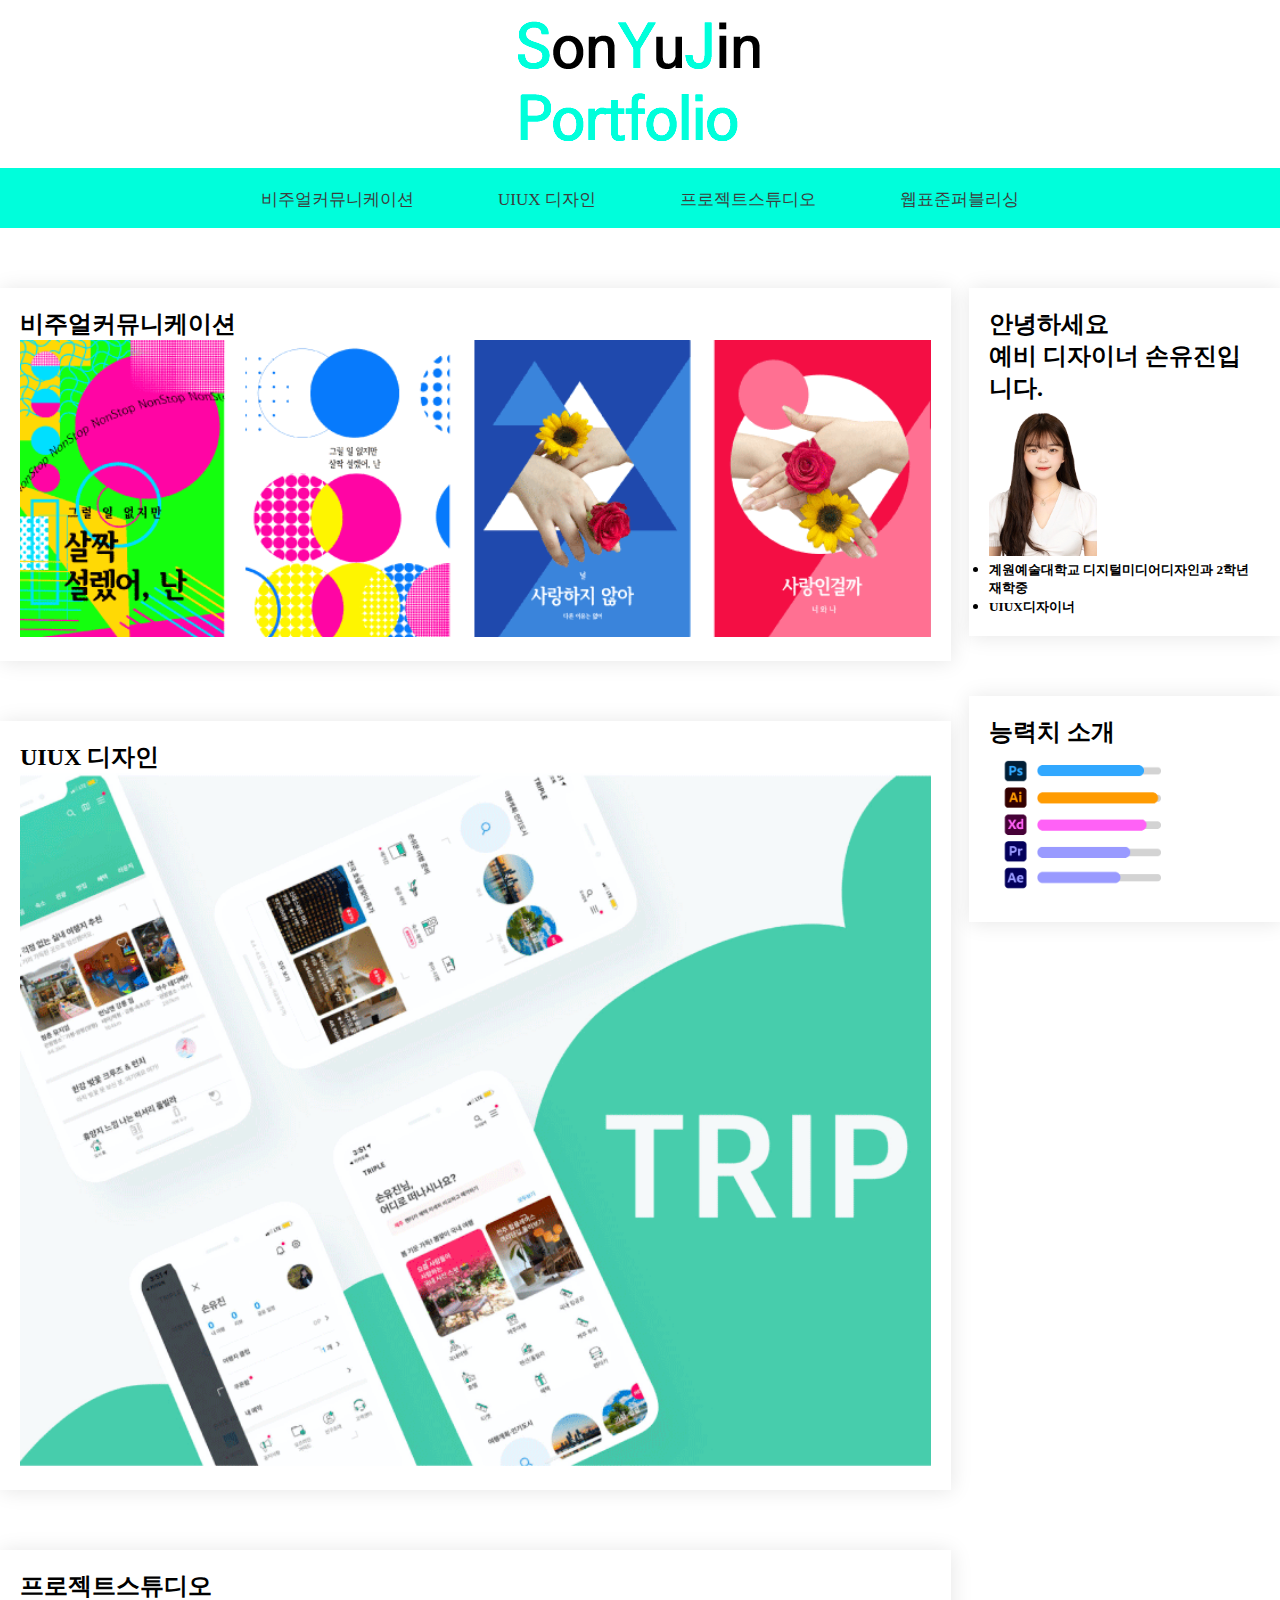
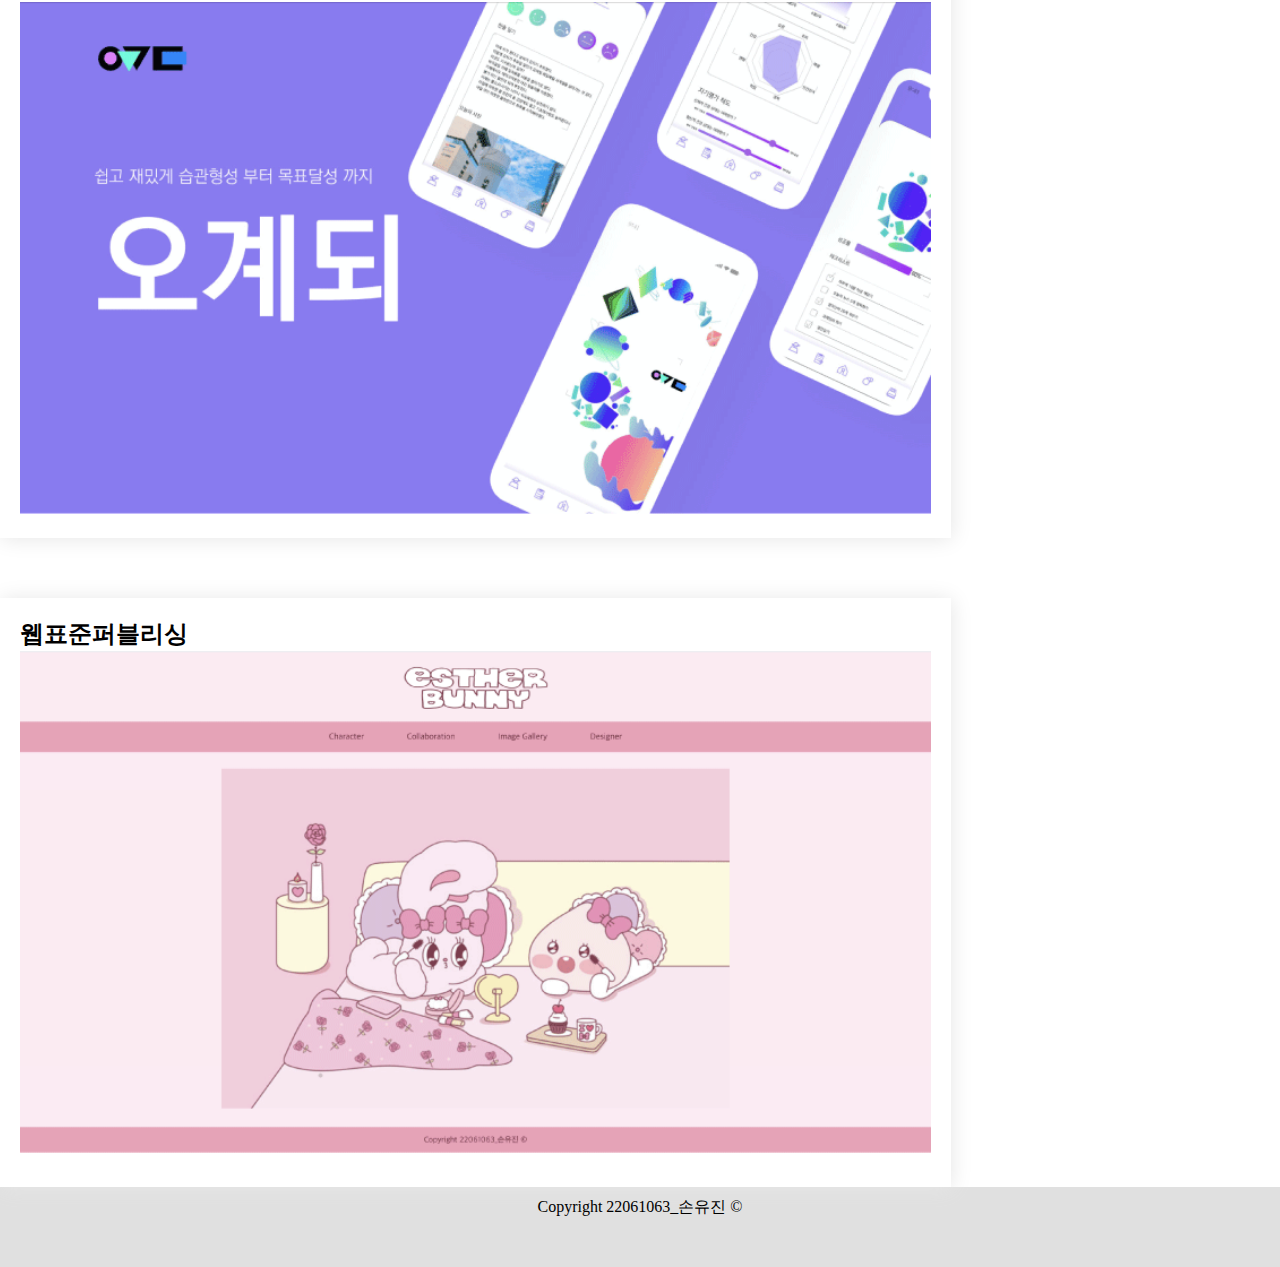
<file: index.html>
<!DOCTYPE html><!--22061063_손유진-->
<html lang="en" dir="ltr">
  <head>
    <meta charset="utf-8">
    <title></title>
    <link rel="stylesheet" type="text/css" href="css/main.css">

  </head>
  <body>
    <body>

  <div class="container">


  <header>
  <a href="index.html"><img src='img/logo.png' >
  </header>




  <ul id = 'menu'>

    <li class= 'item'><a href="vc.html"><span>비주얼커뮤니케이션</span></a></li>
    <li class= 'item'><a href="ud.html"><span>UIUX 디자인</span></a></li>
    <li class= 'item'><a href="ps.html"><span>프로젝트스튜디오</span></a></li>
    <li class= 'item'><a href="h.html"><span>웹표준퍼블리싱</span></a></li>


  </ul>


  <div class="leftcolumn">

      <div class="card">
        <a href="./vc.html"><h2>비주얼커뮤니케이션</h2></a>

        <img src="img/v1.png" width="100%">

      </div>
      <div class="card">
        <a href="./ud.html"><h2>UIUX 디자인</h2></a>

        <img src="img/u1.png" width="100%">

      </div>
      <div class="card">
        <a href="./ps.html"><h2>프로젝트스튜디오</h2></a>

        <img src="img/p1.png" width="100%">

      </div>
      <div class="card">
        <a href="./h.html"><h2>웹표준퍼블리싱</h2></a>

        <img src="img/h1.png" width="100%">

      </div>
    </div>

      <div class="rightcolumn">
        <div class="card">
          <h2>안녕하세요<br>예비 디자이너 손유진입니다.</h2>
          <img src="me.png" width="40%">
          <ul>
            <li><h5>계원예술대학교 디지털미디어디자인과 2학년 재학중</h5></li>
            <li><h5>UIUX디자이너</h5></li>

          </ul>
        </div>
        <div class="card">
          <h2>능력치 소개</h2>
          <img src="img/po.png" width="70%">

        </div></div>

    <footer>

          Copyright  22061063_손유진  &copy;</footer>
  </div>


      </body>
    </form>
  </html>

  </body>
</html>
</file>
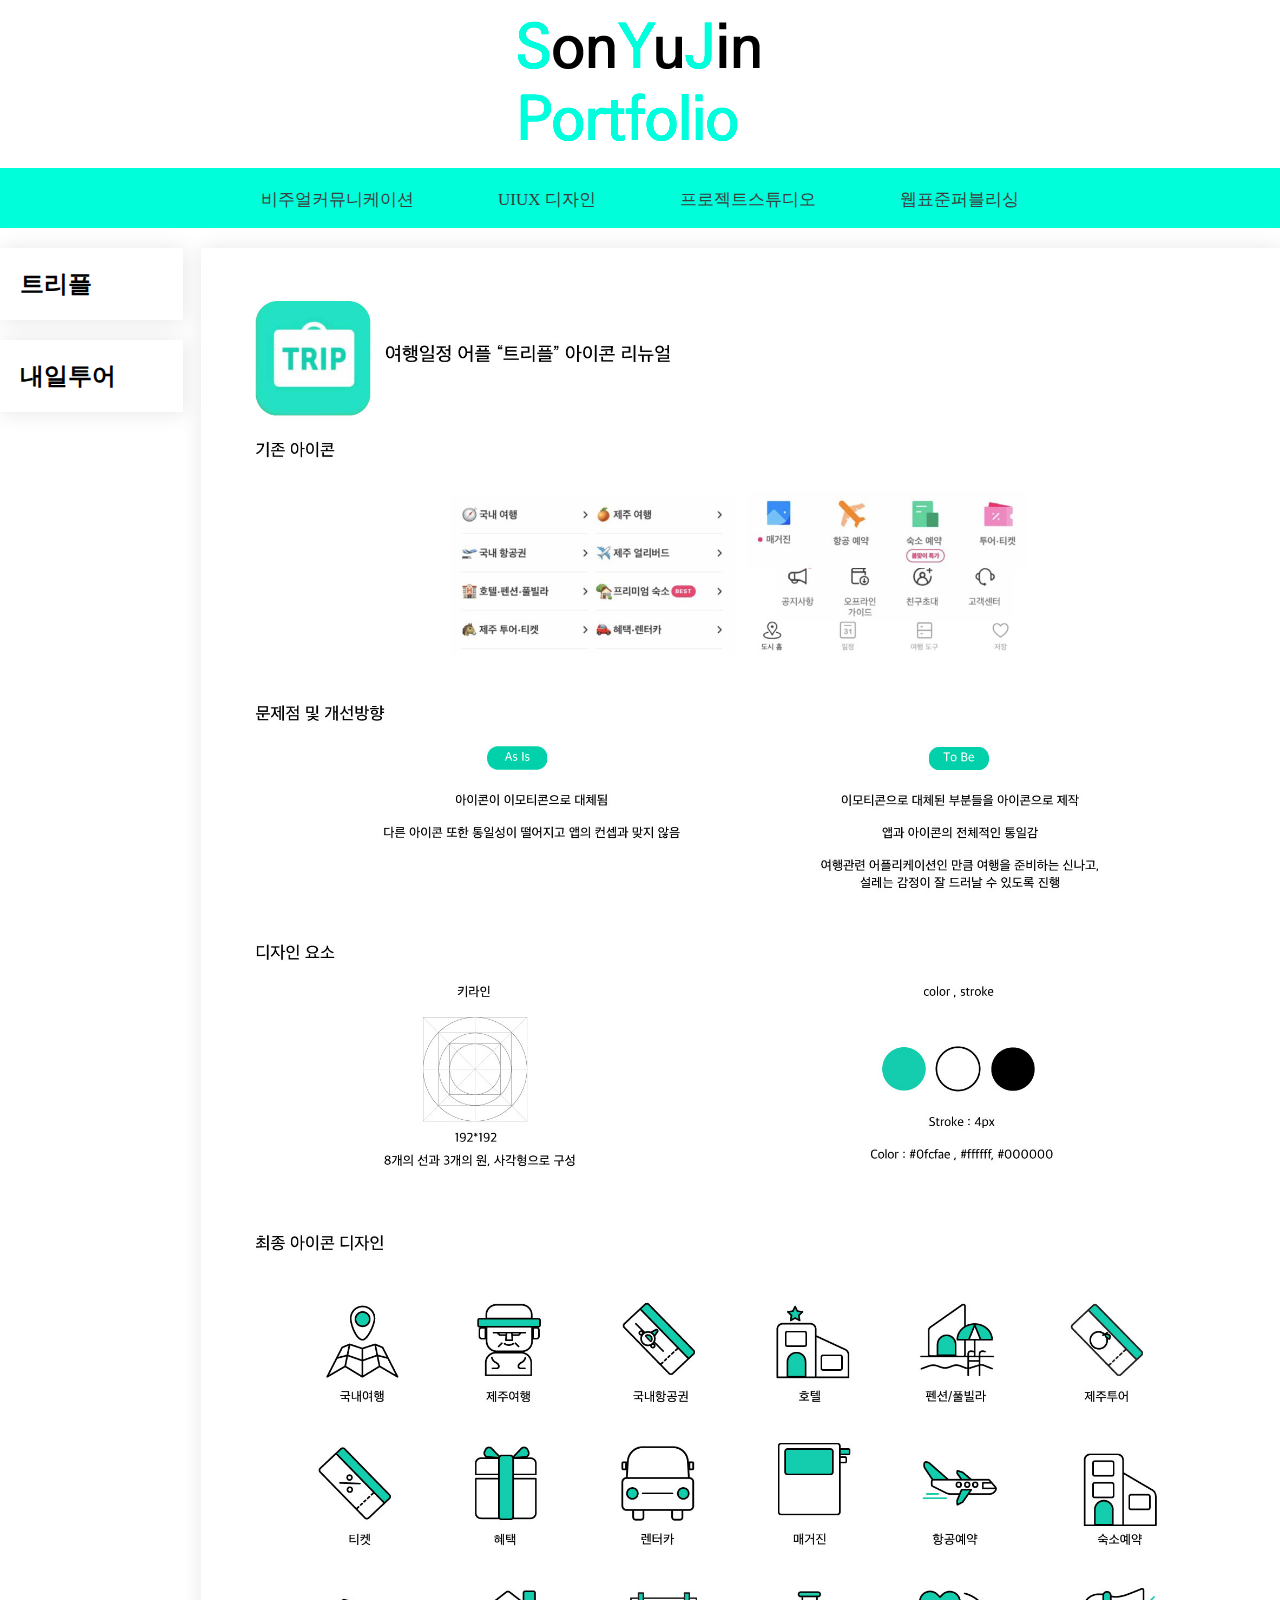
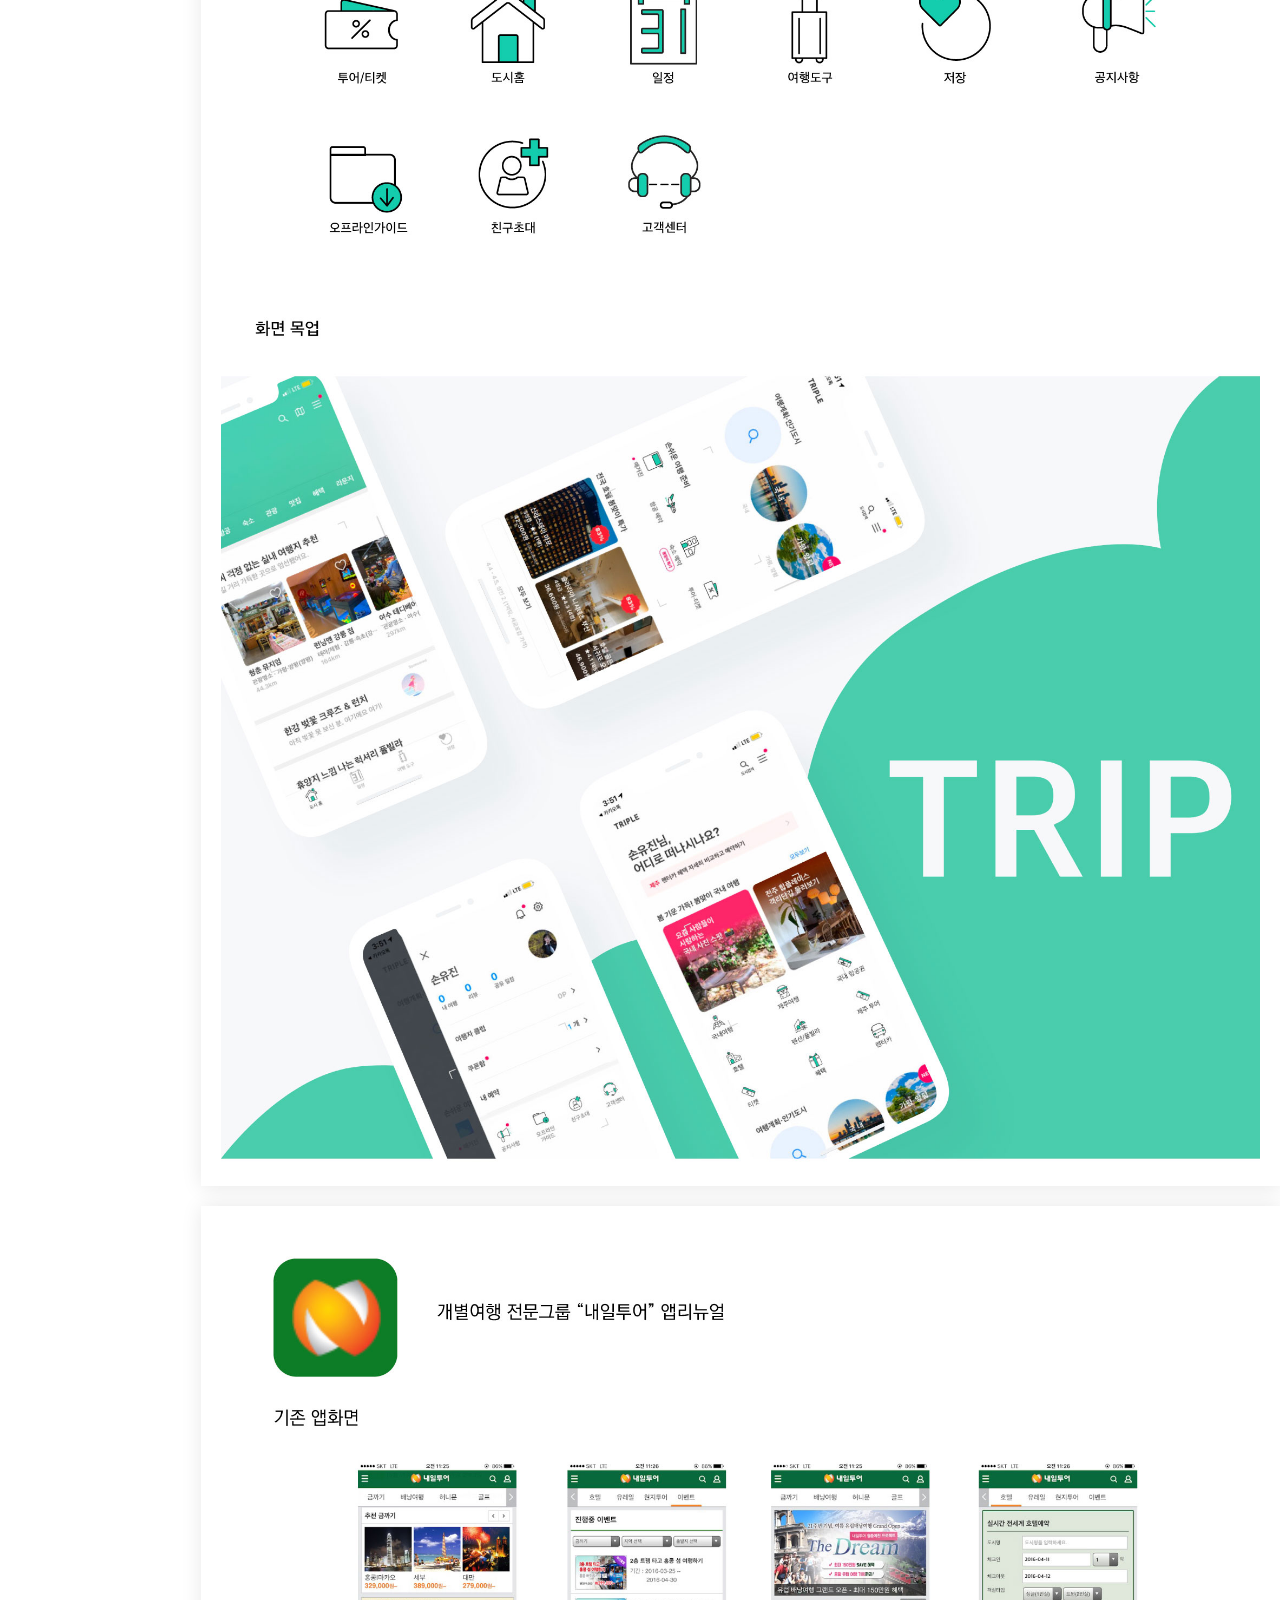
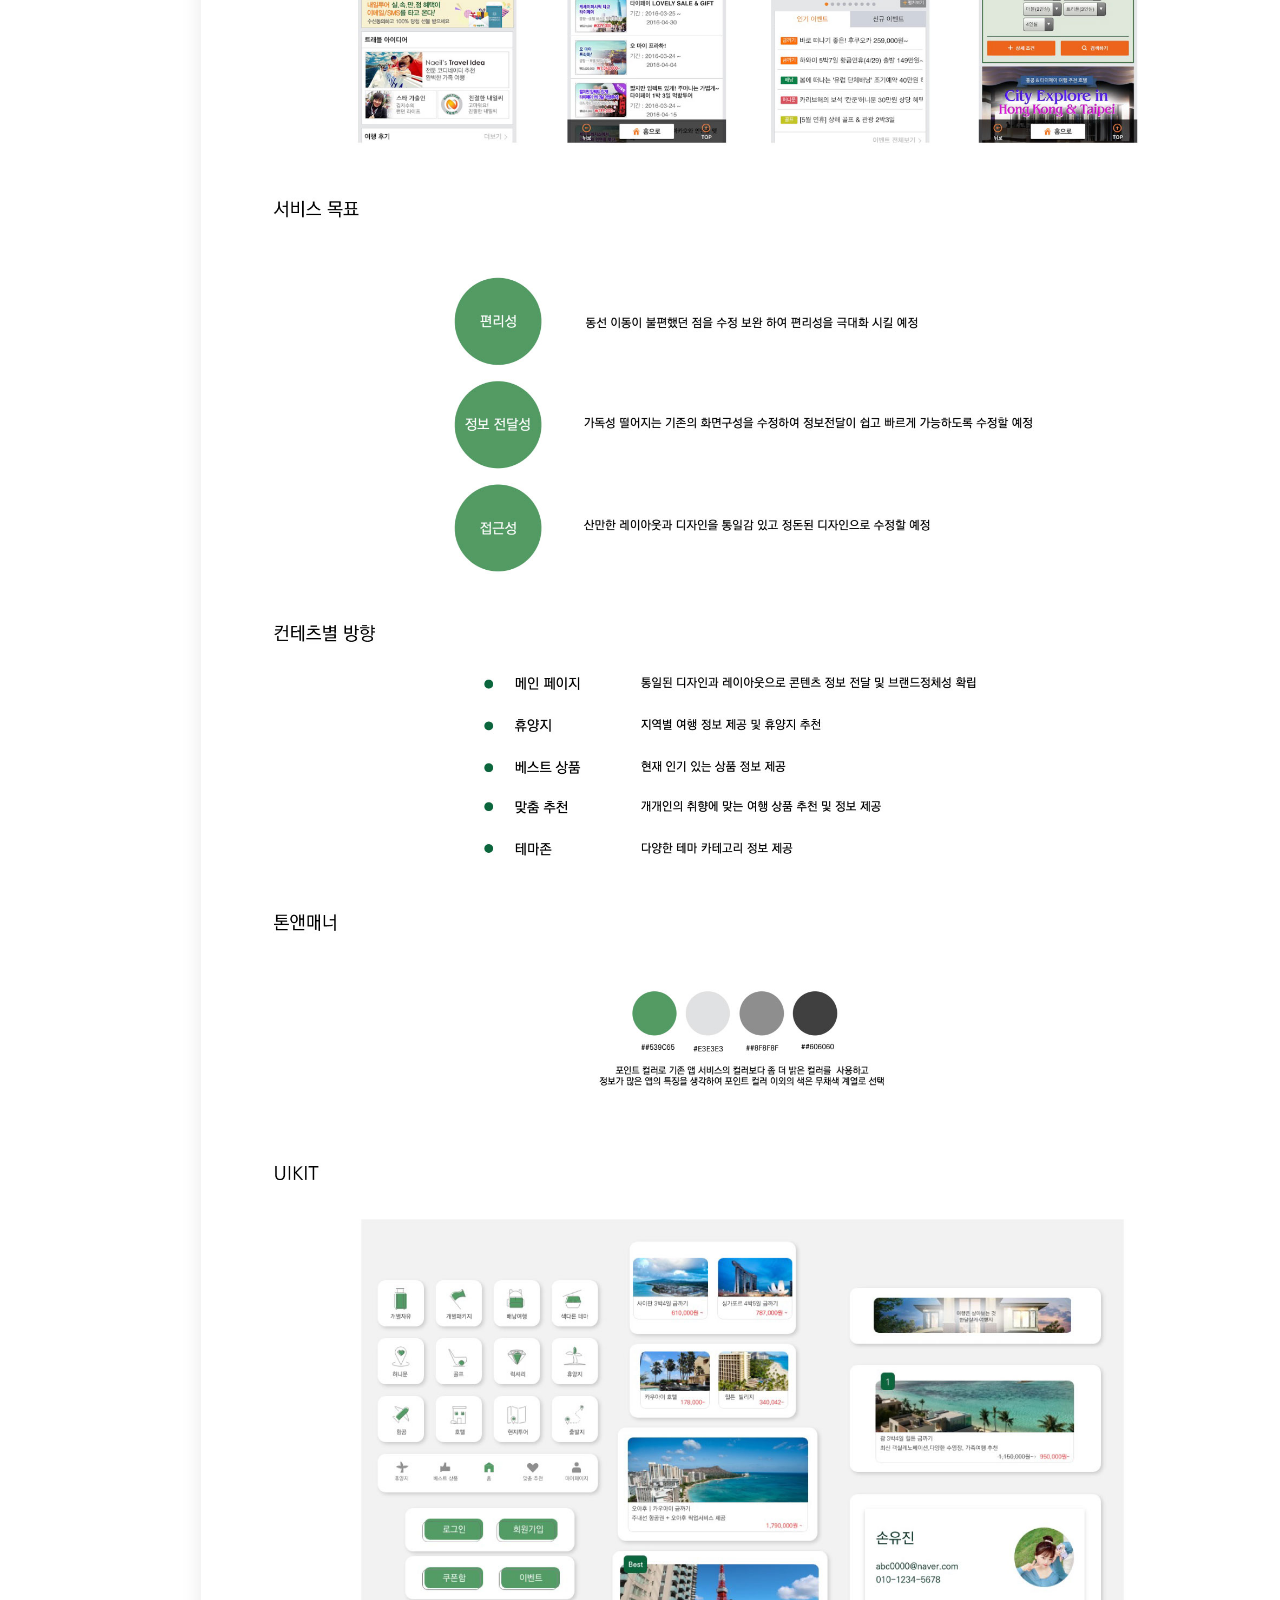
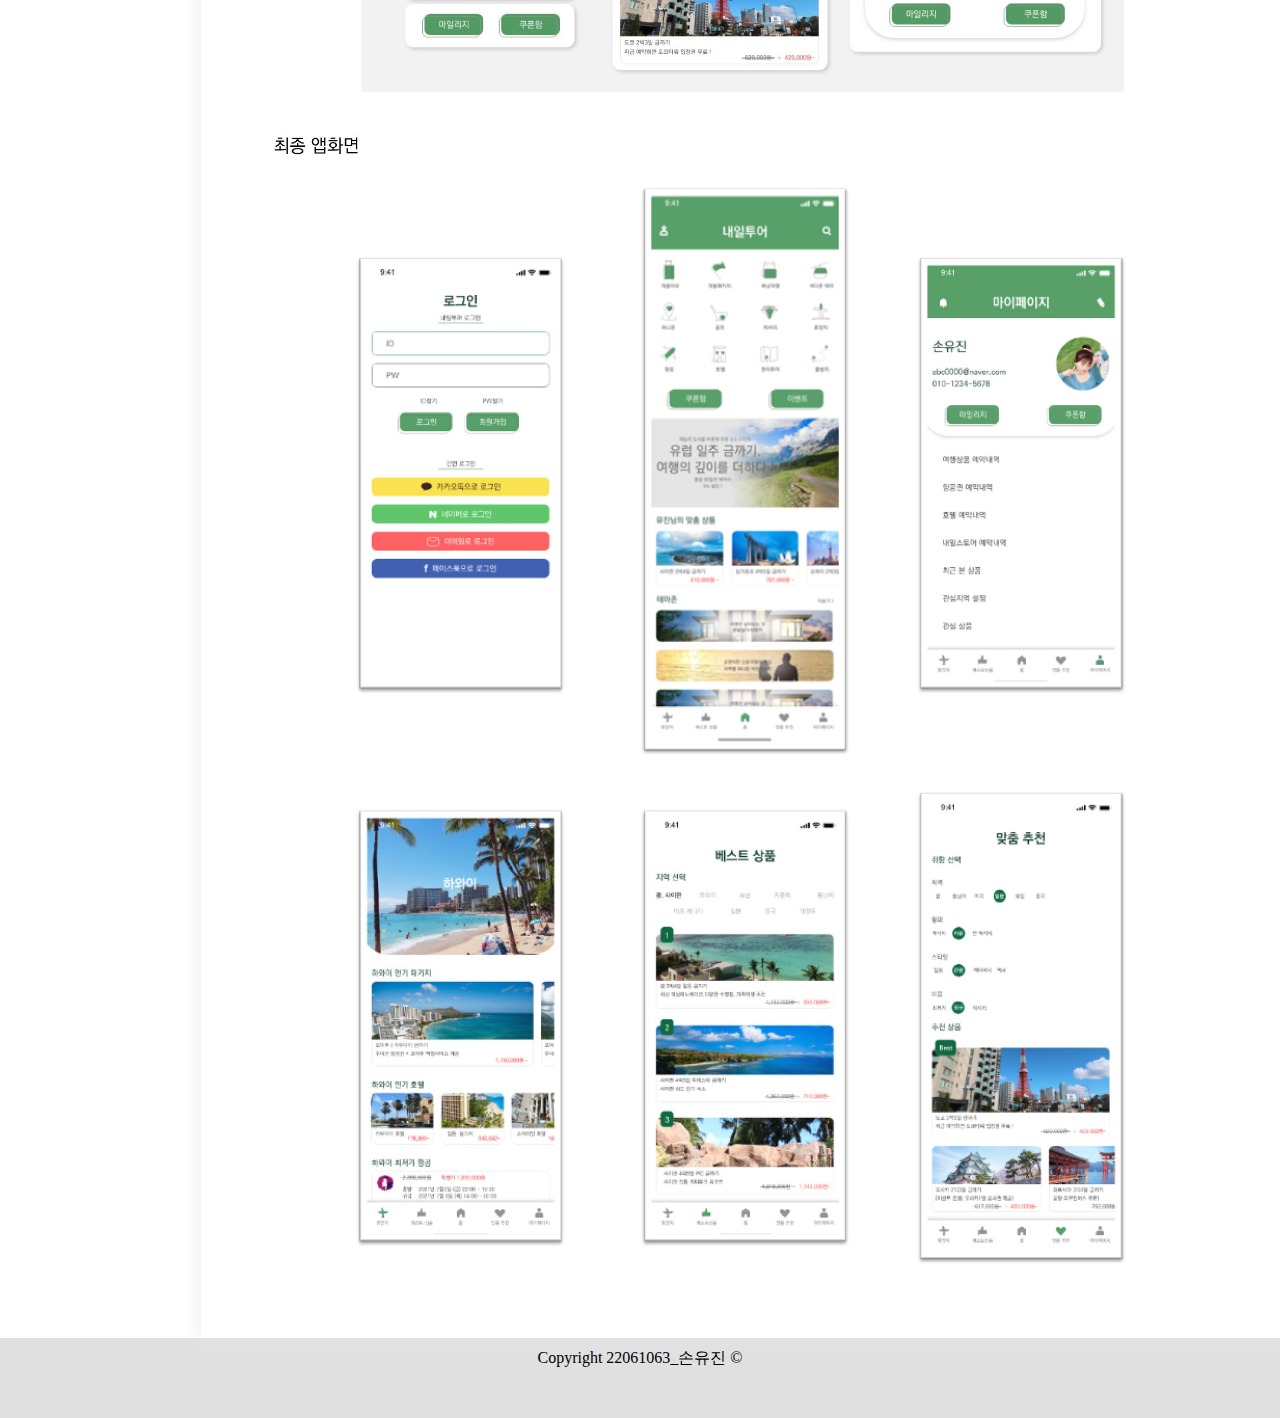
<file: ud.html>
<!DOCTYPE html><!--22061063_손유진-->
<html lang="en" dir="ltr">
  <head>
    <meta charset="utf-8">
    <title></title>
    <link rel="stylesheet" type="text/css" href="css/vc.css">

  </head>
  <body>
    <body>

  <div class="container">


  <header>
  <a href="index.html"><img src='img/logo.png' >
  </header>



  <ul id = 'menu'>

    <li class= 'item'><a href="vc.html"><span>비주얼커뮤니케이션</span></a></li>
    <li class= 'item'><a href="ud.html"><span>UIUX 디자인</span></a></li>
    <li class= 'item'><a href="ps.html"><span>프로젝트스튜디오</span></a></li>
    <li class= 'item'><a href="h.html"><span>웹표준퍼블리싱</span></a></li>


  </ul>


  <div class="leftcolumn">

      <div class="card">
        <a href="#image0"><h2>트리플</h2></a>



      </div>
      <div class="card">
        <a href="#image1"><h2>내일투어</h2></a>




    </div></div>


      <div class="rightcolumn">
        <div class="card">


          <img src="img/ui1.jpg" width="100%" id="image0">

        </div>
    </div>  <div class="rightcolumn">
        <div class="card">


          <img src="img/ui2.jpg" width="100%" id="image1">

        </div>
    </div>




    <footer>

          Copyright  22061063_손유진  &copy;</footer>
  </div>


      </body>
    </form>
  </html>

  </body>
</html>
</file>
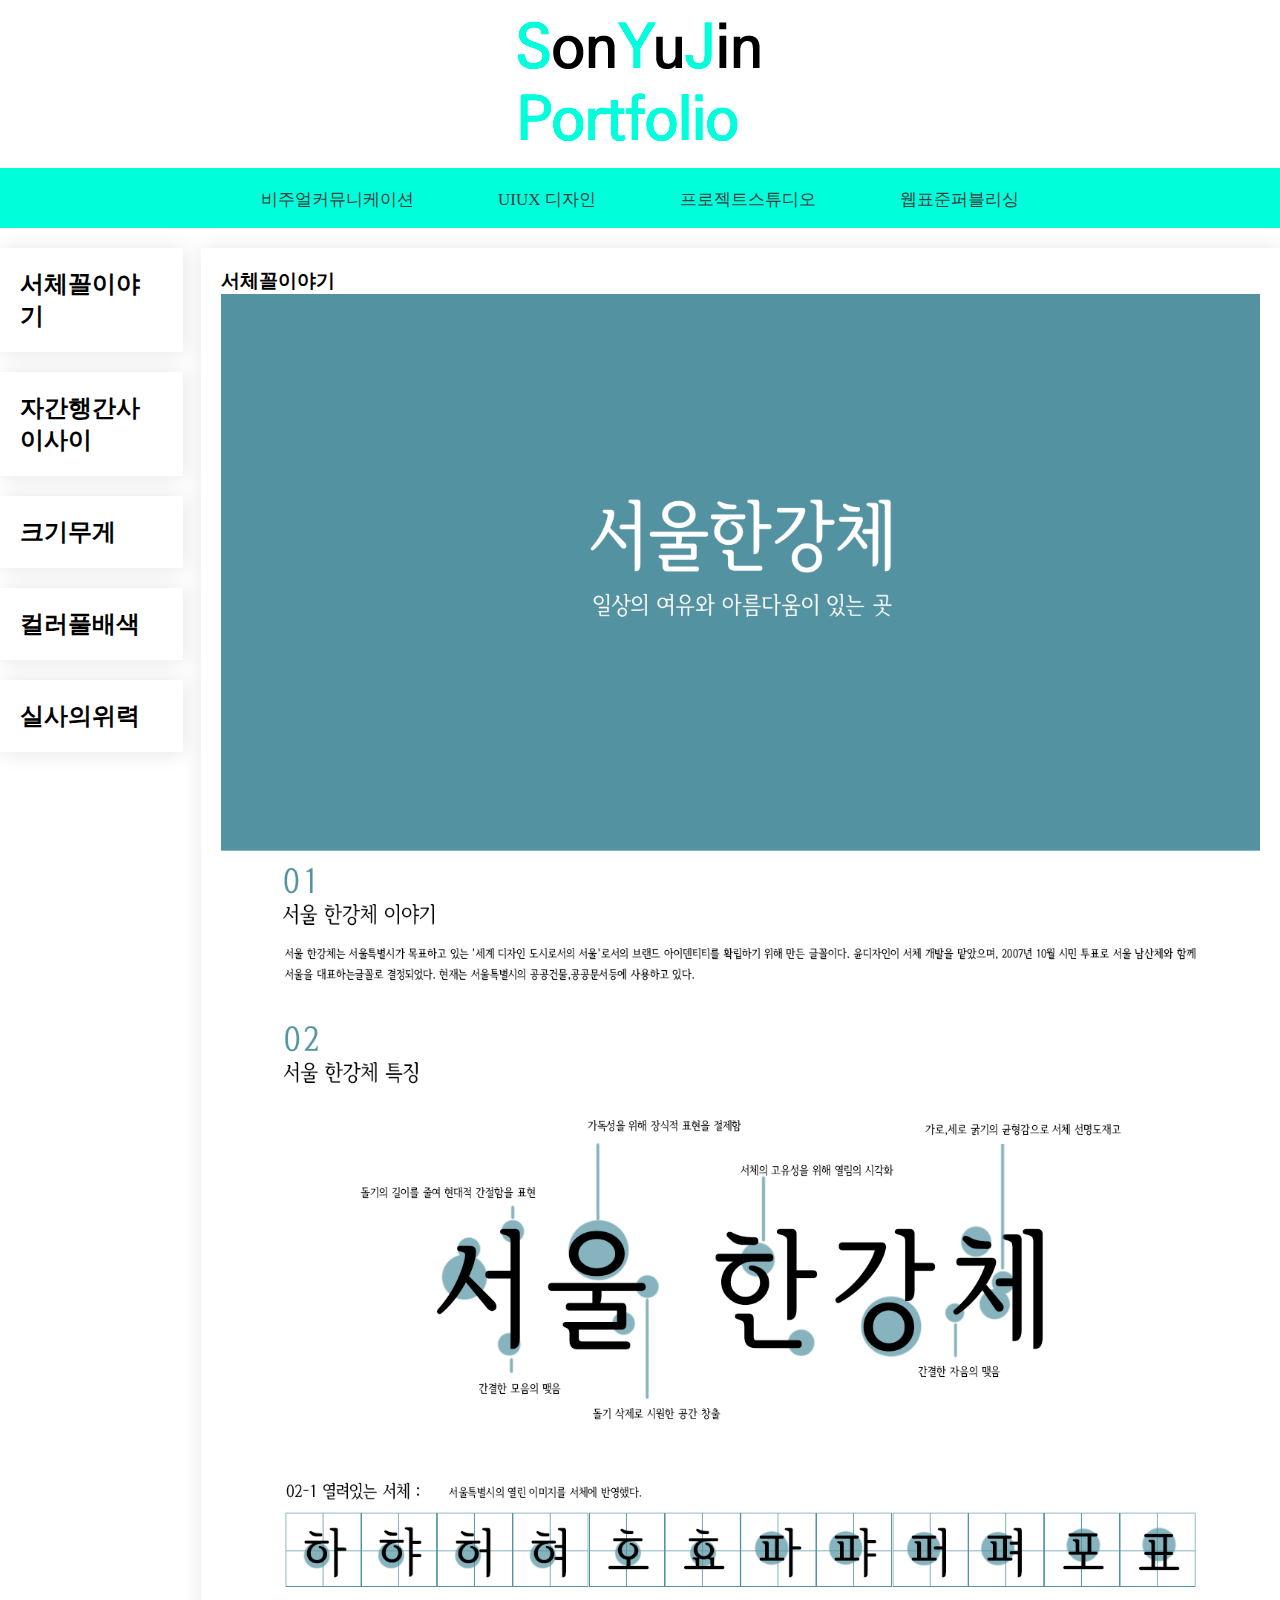
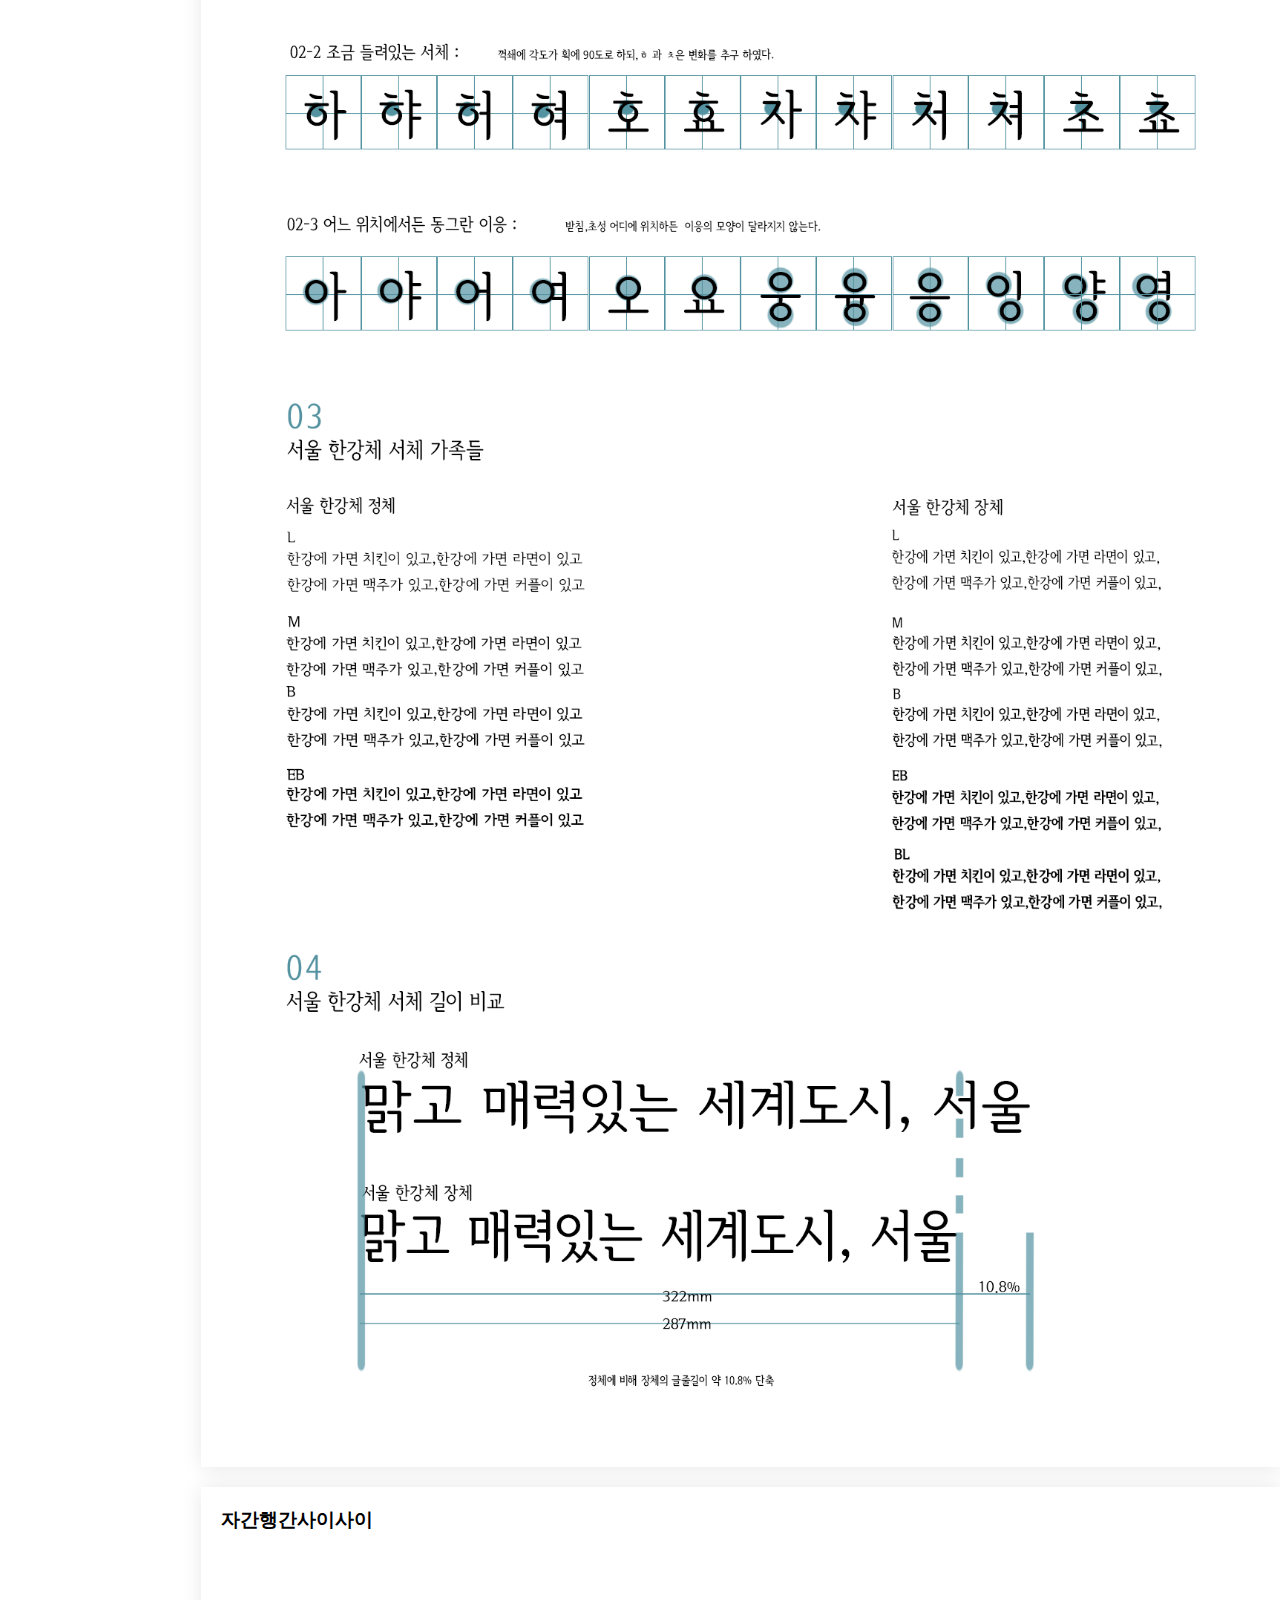
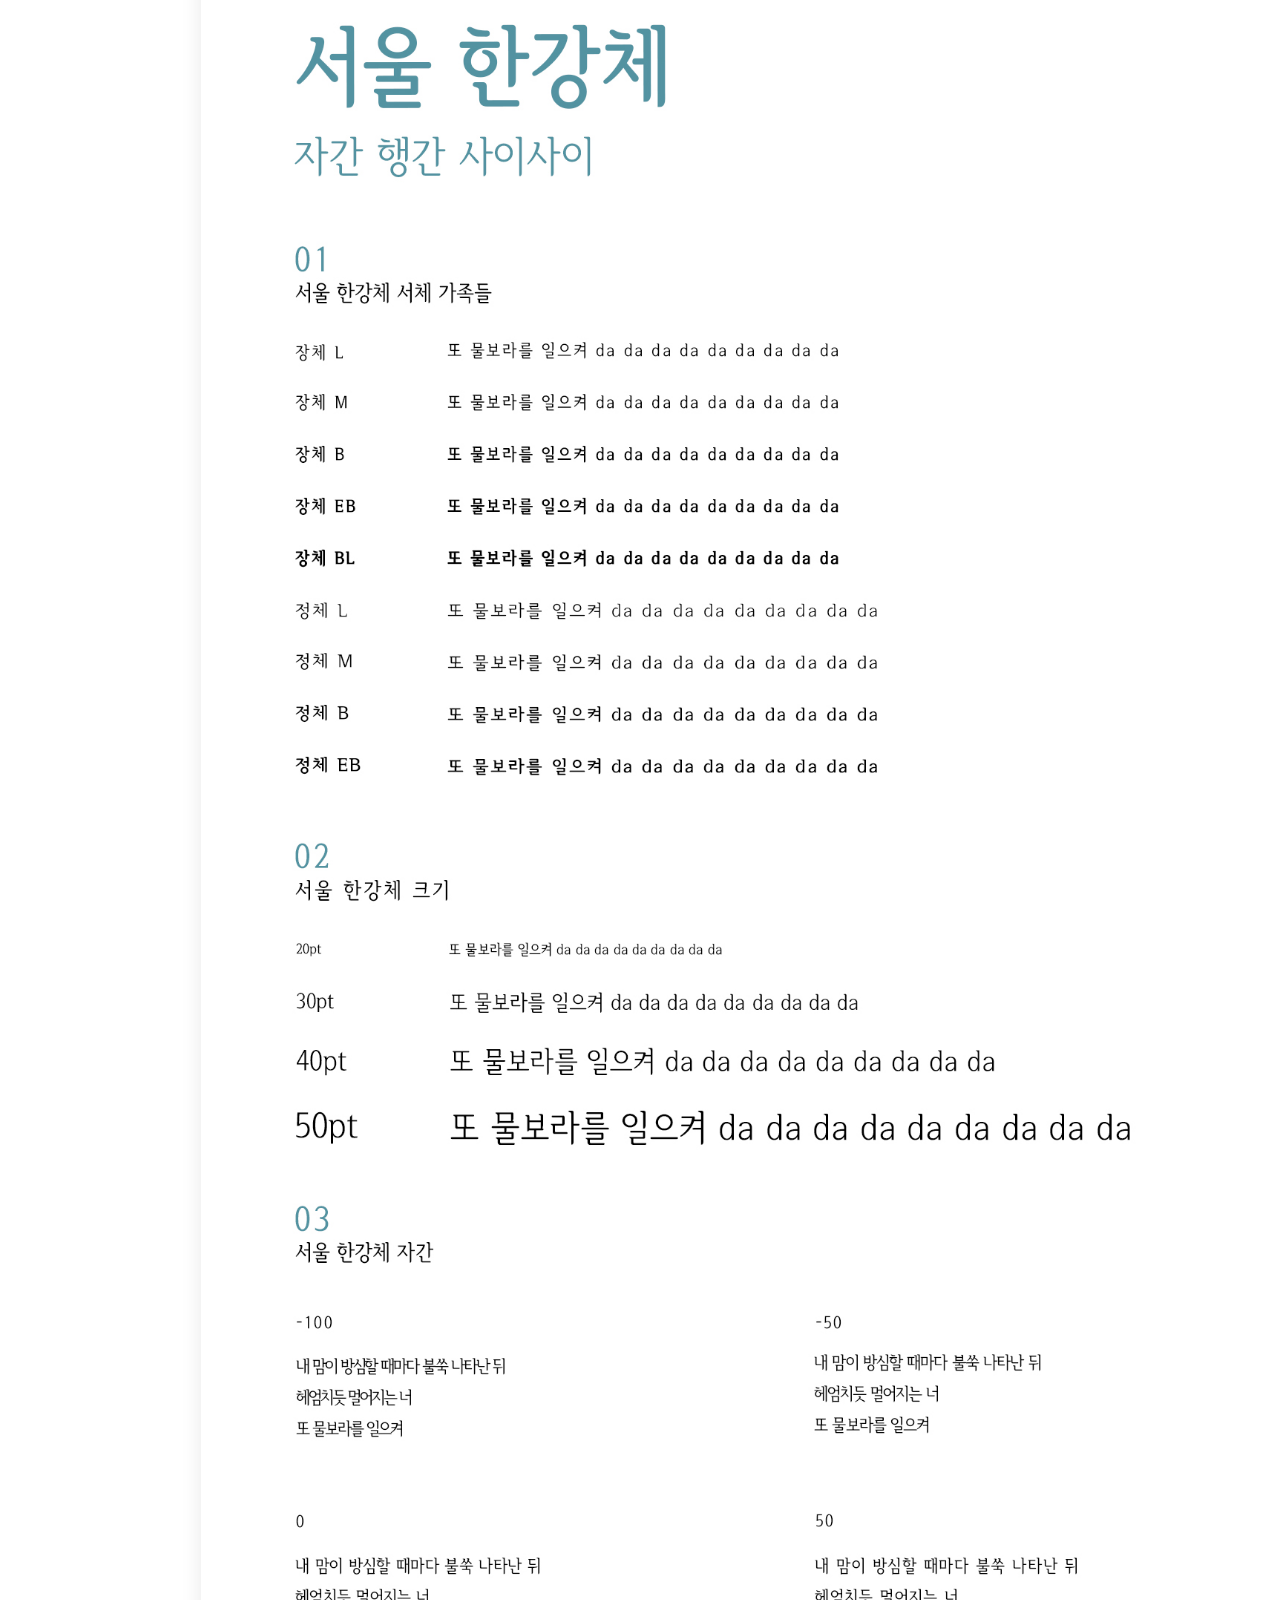
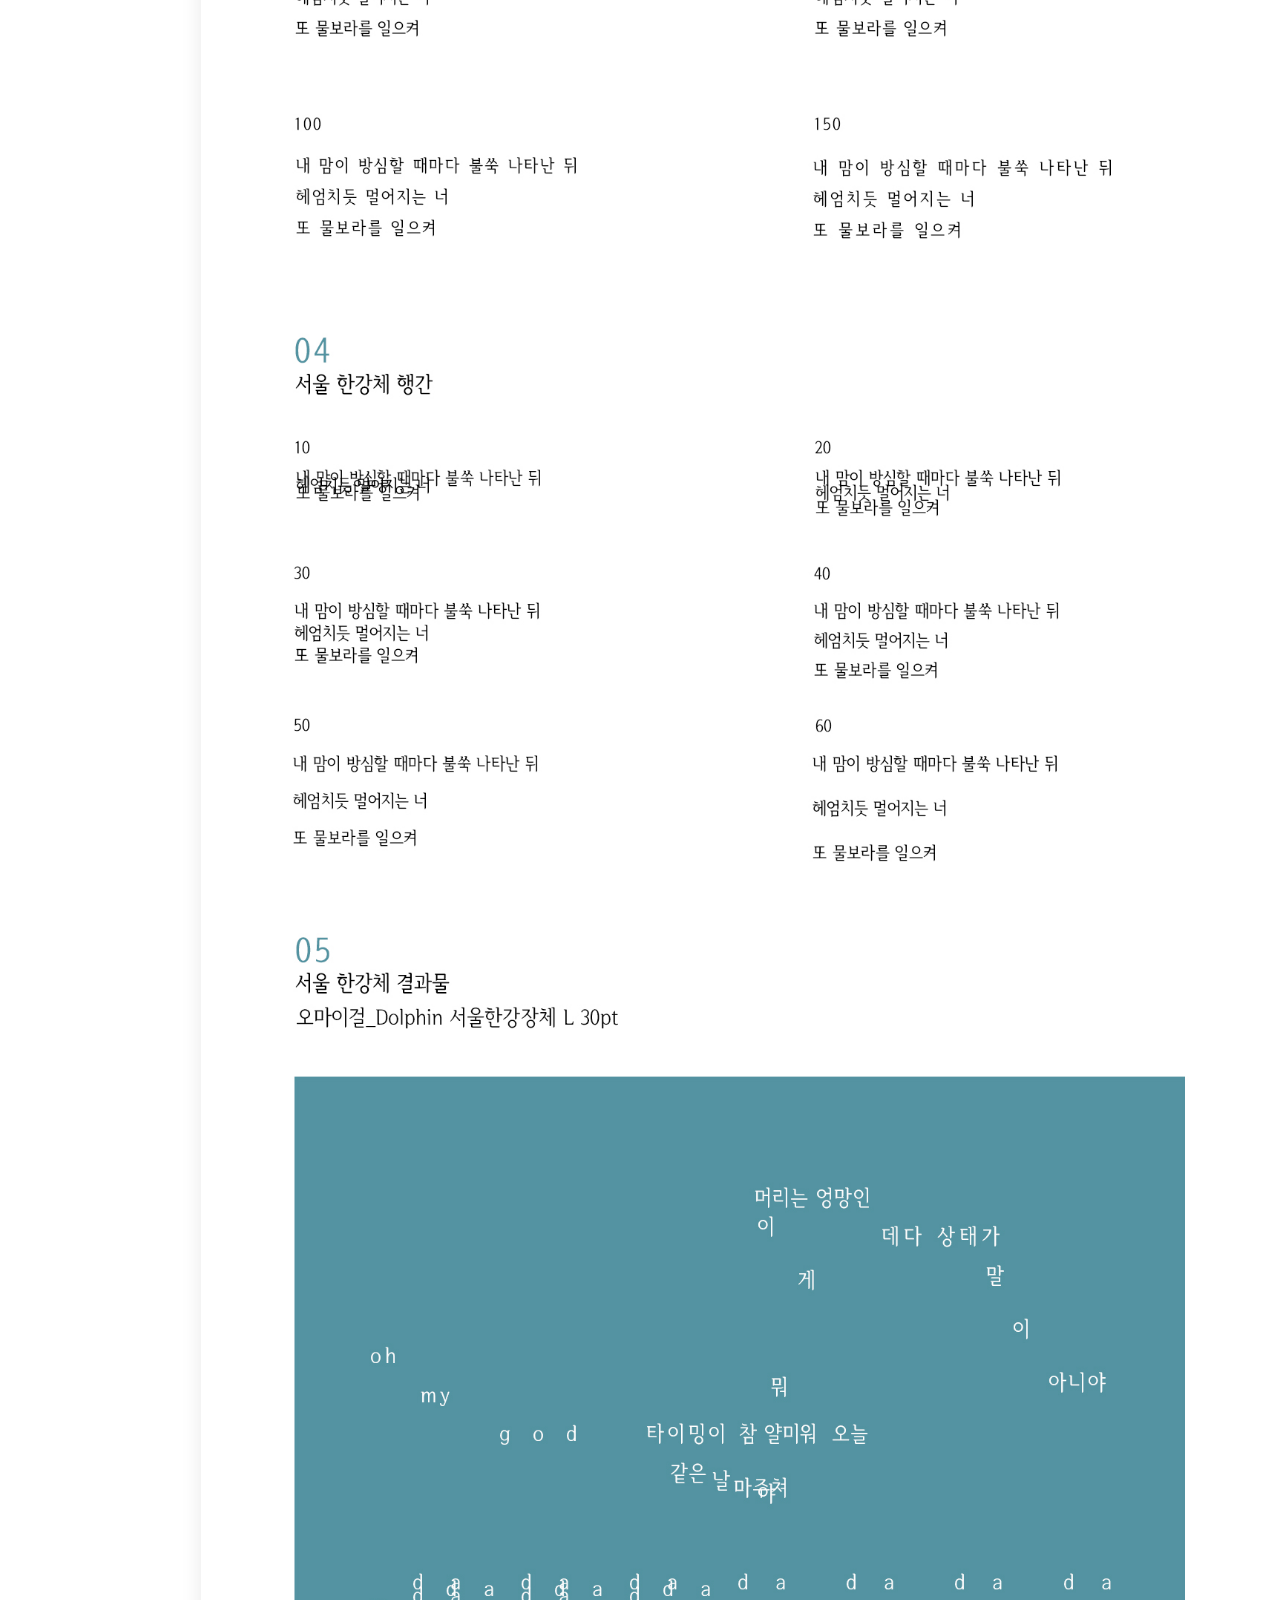
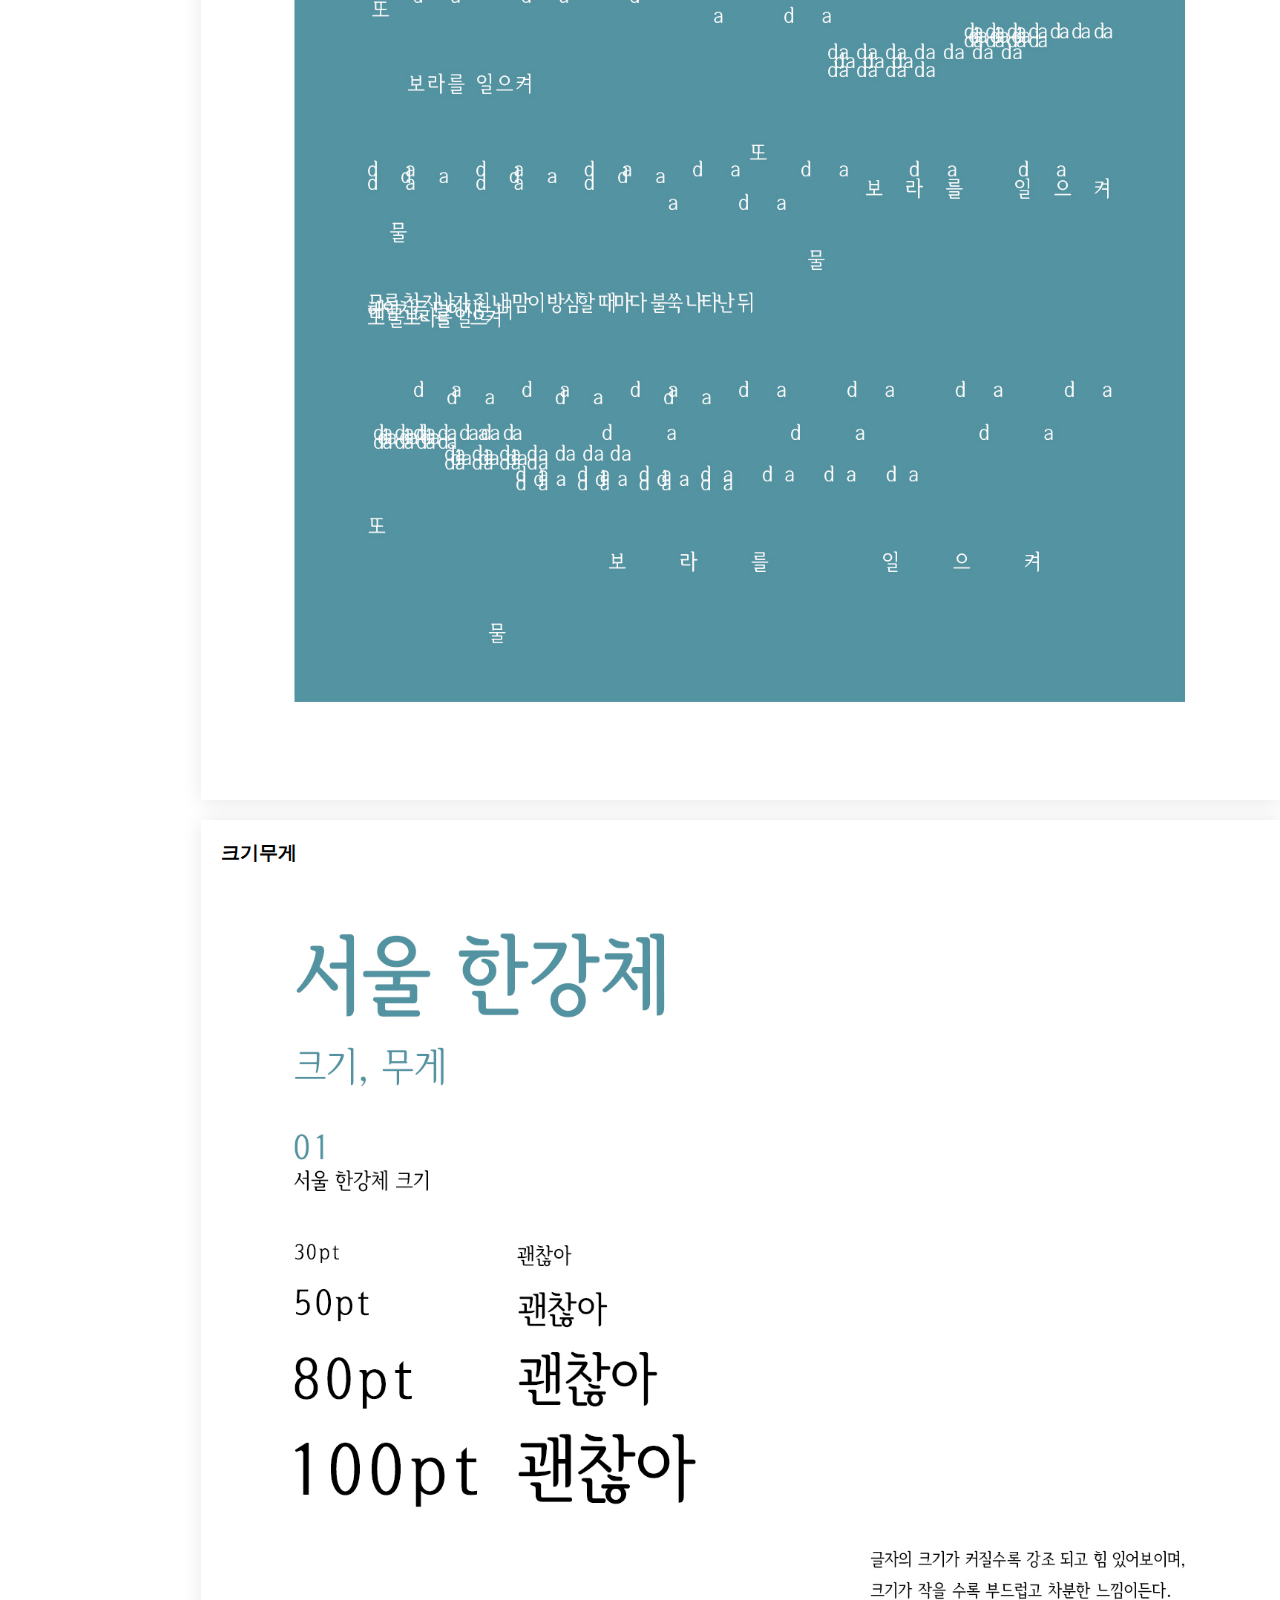
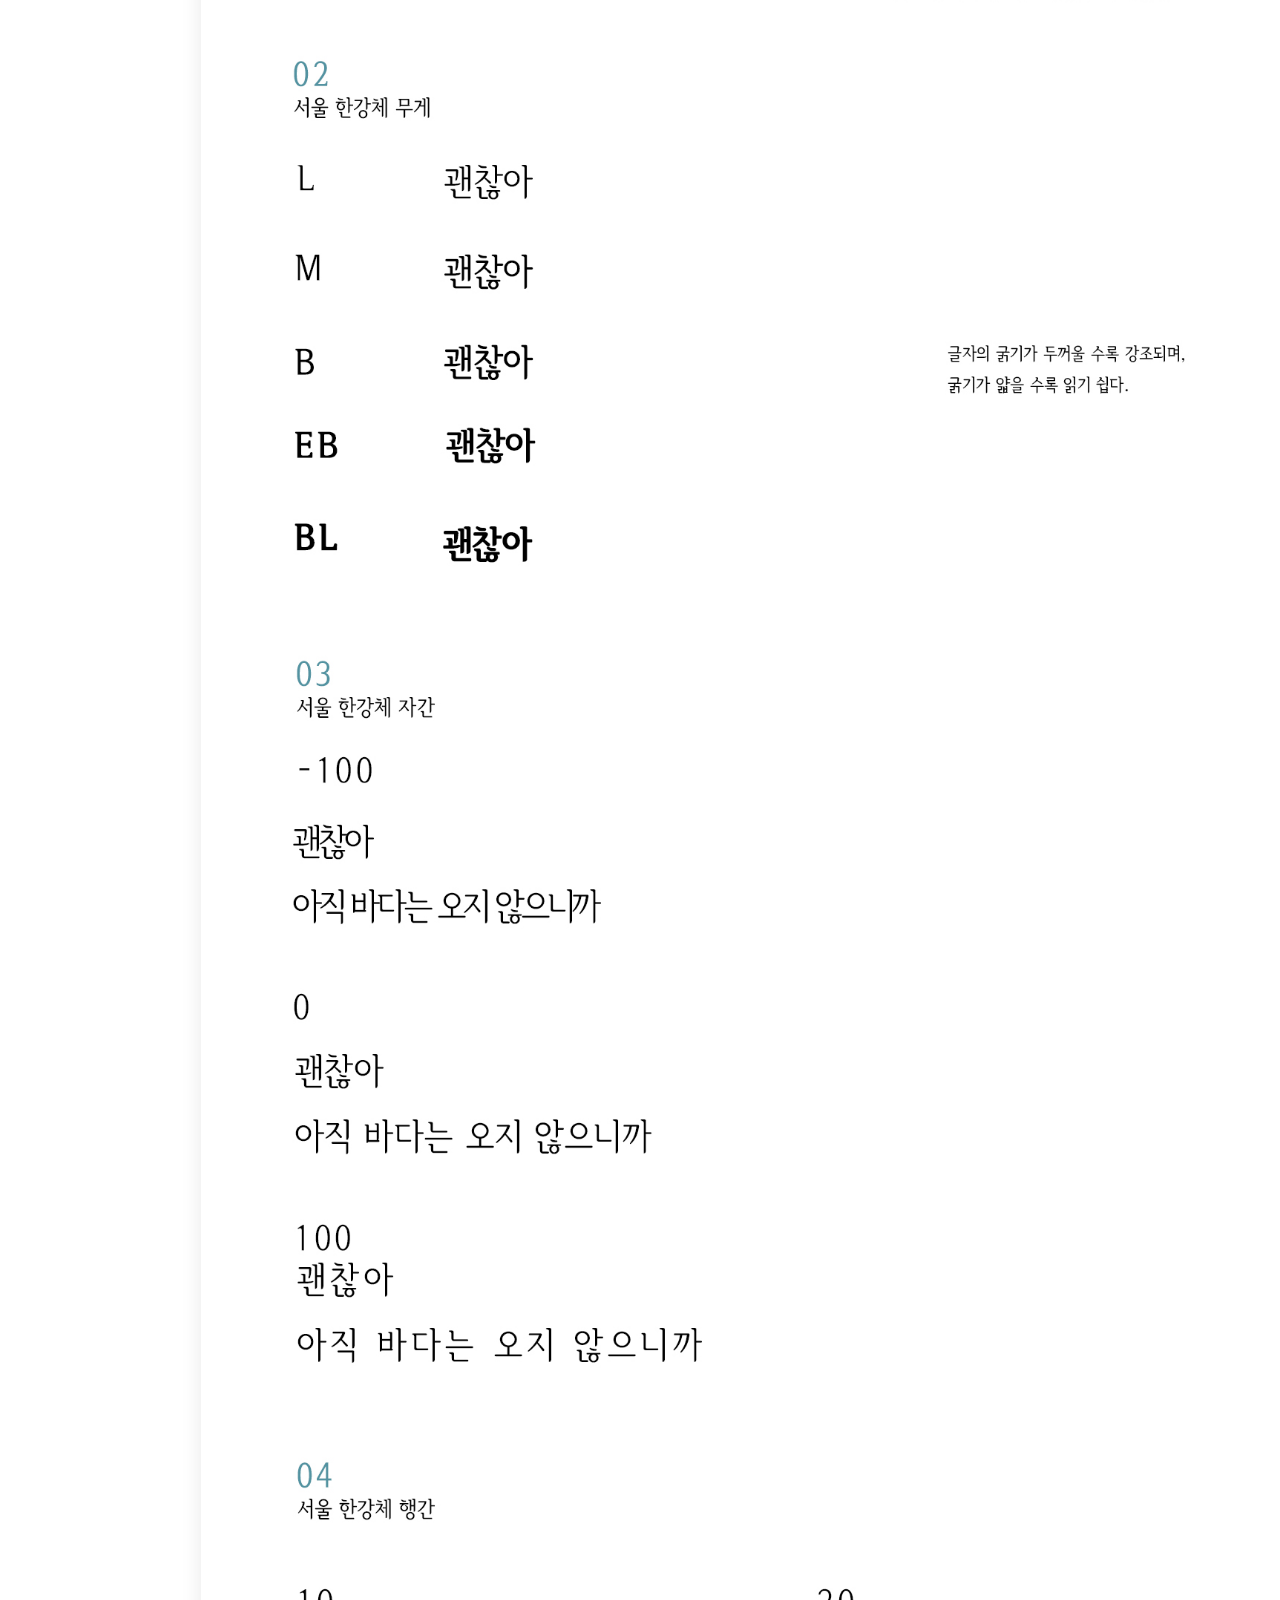
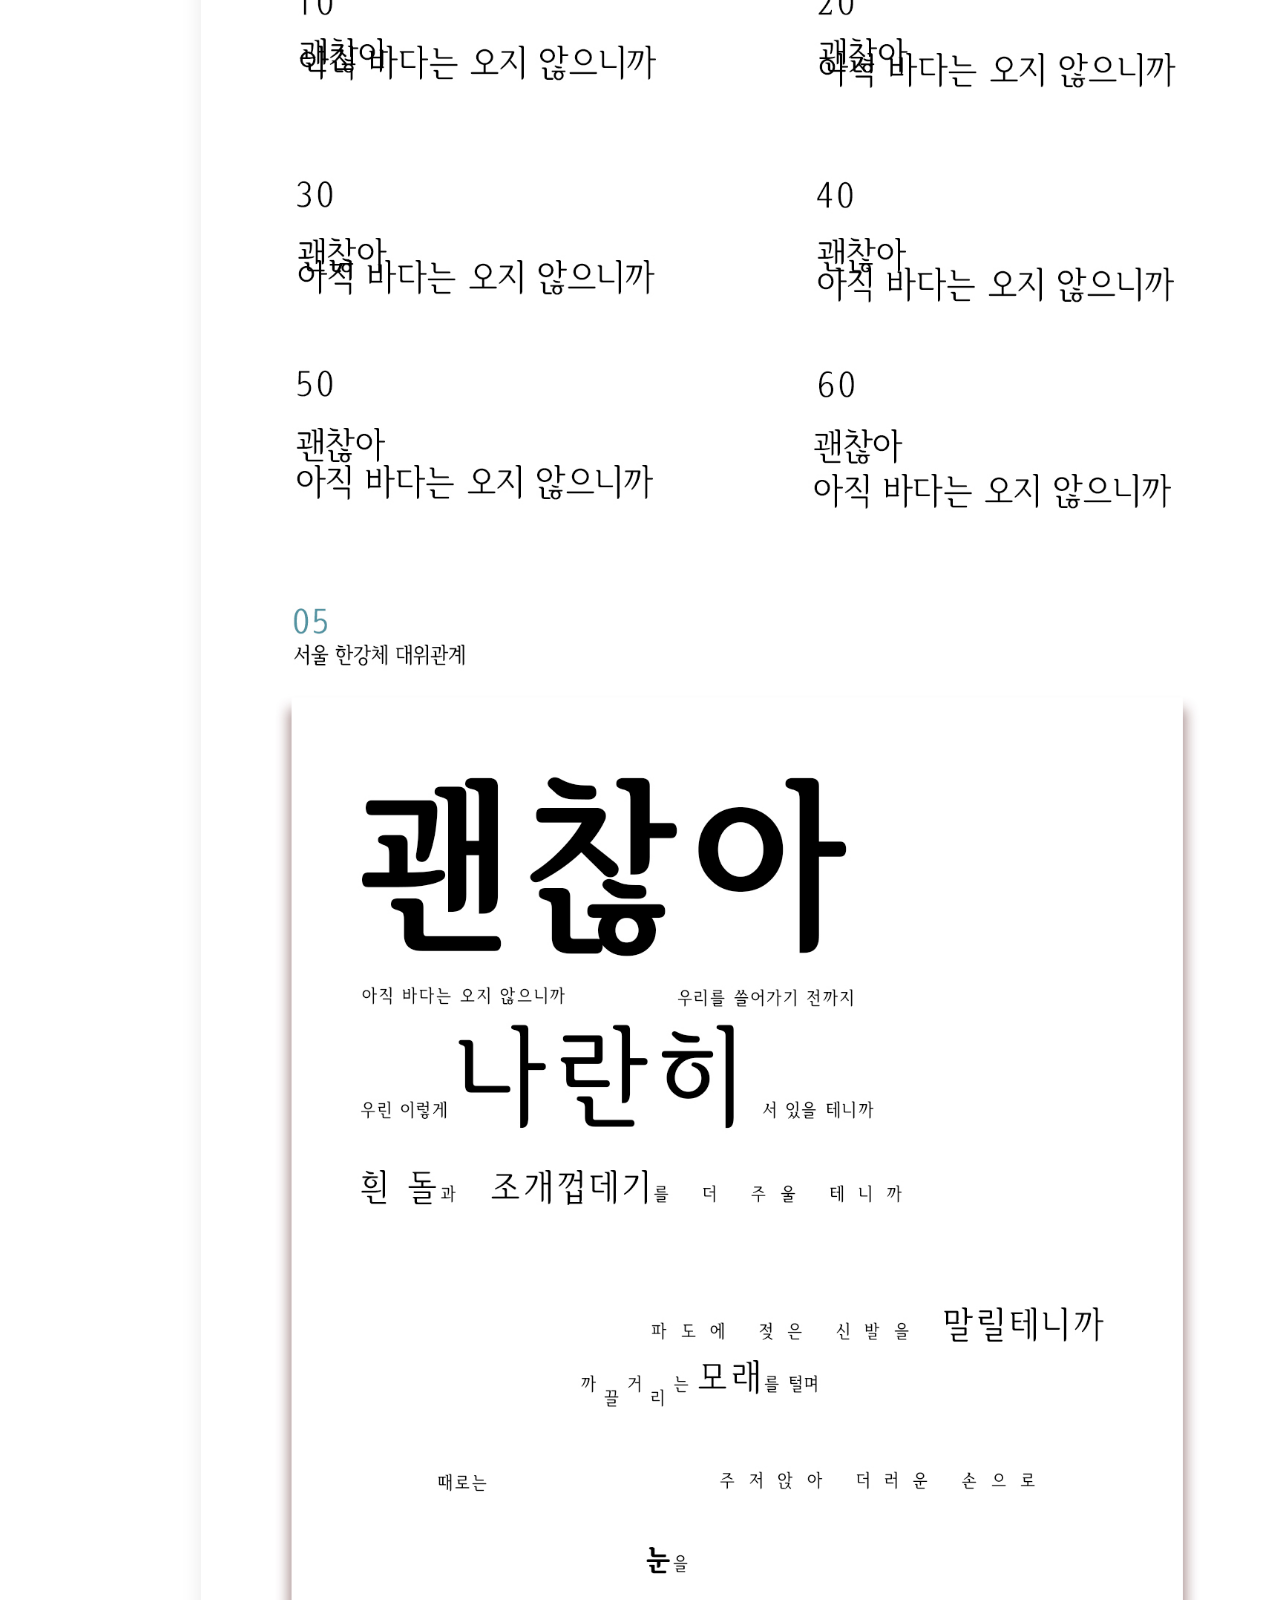
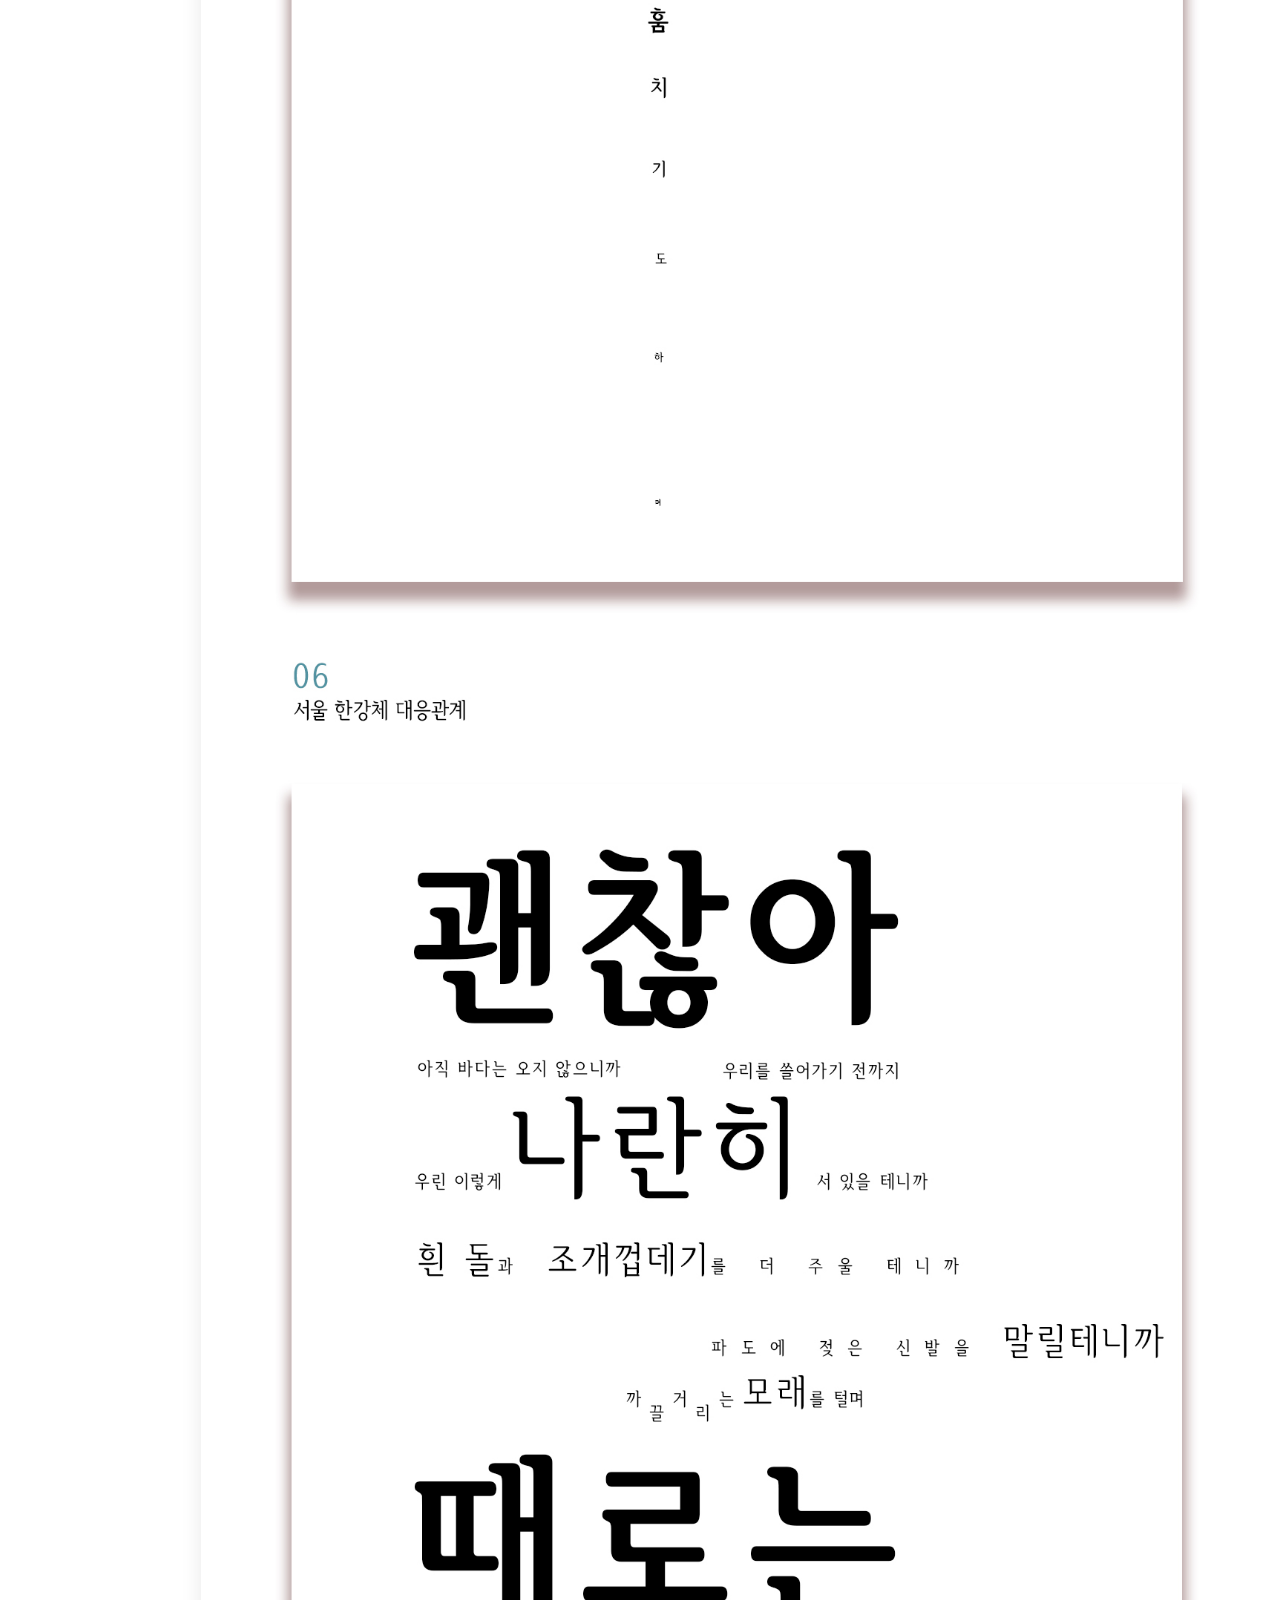
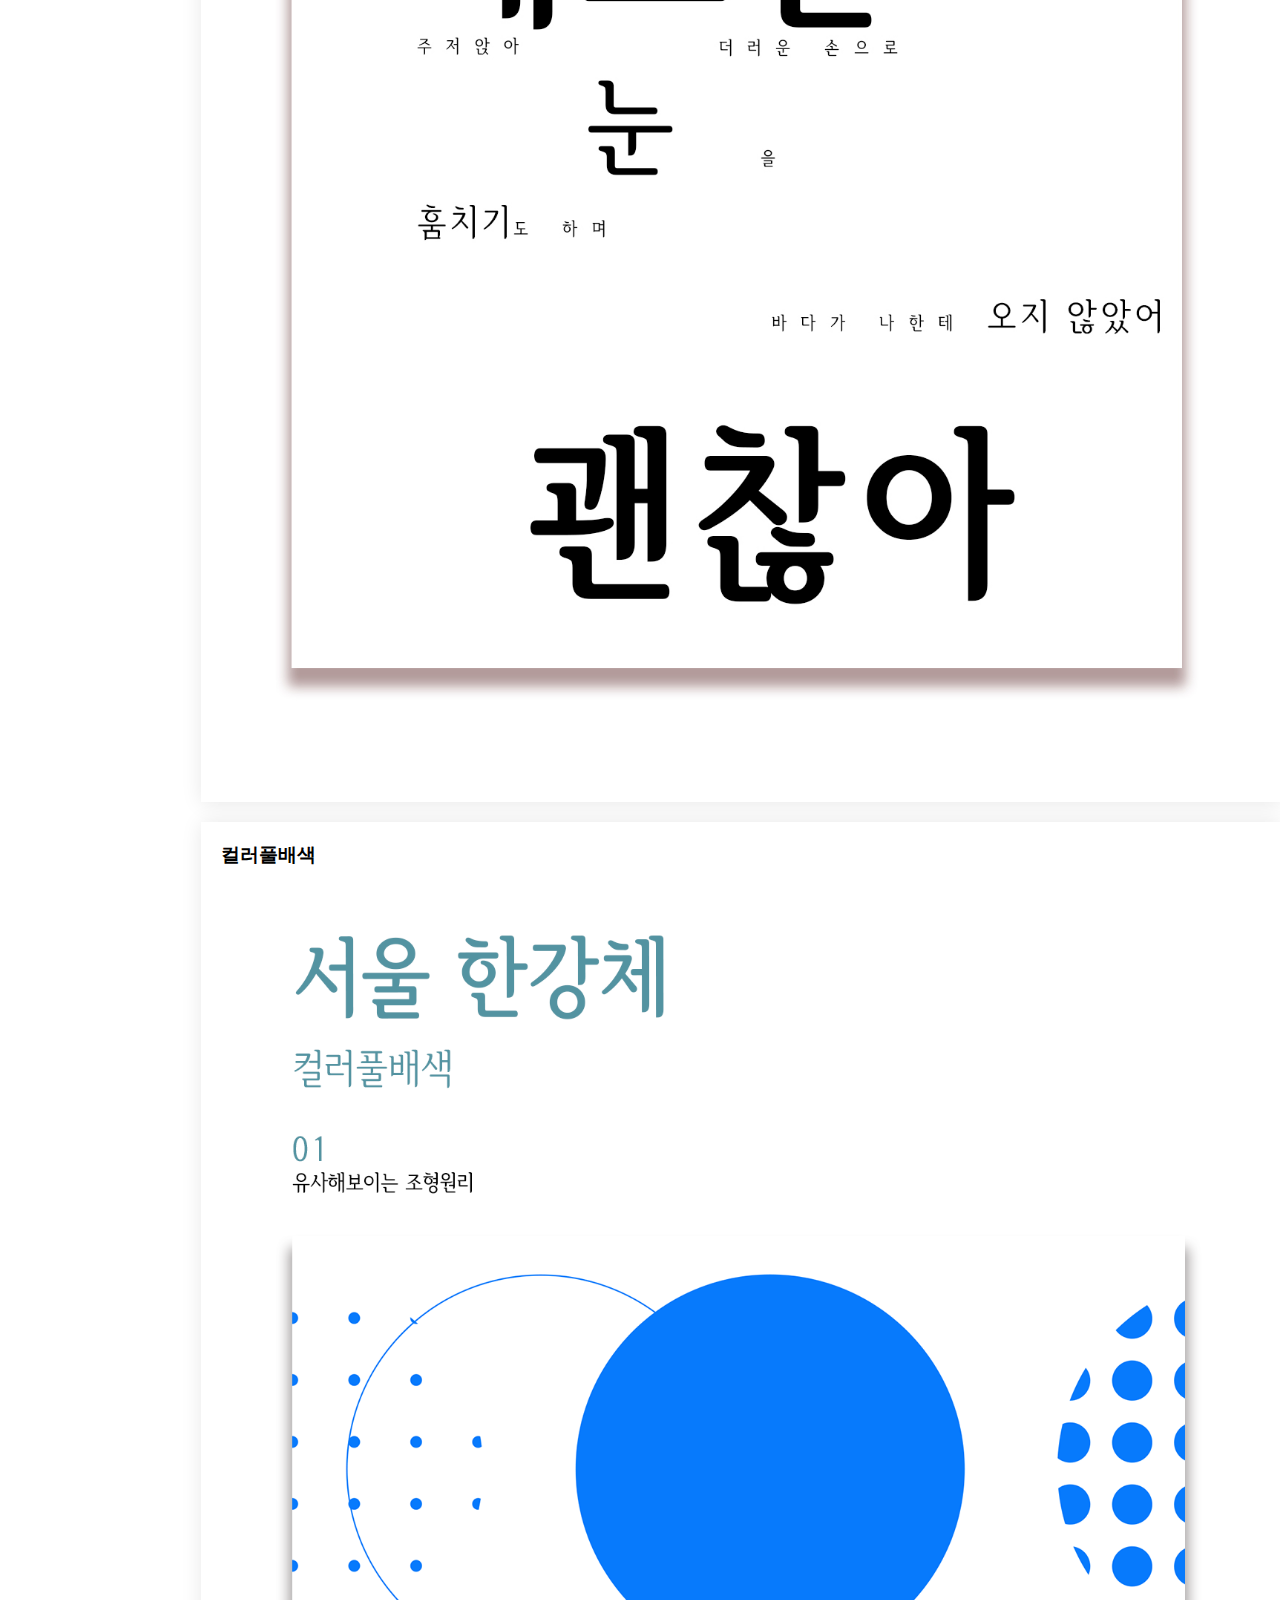
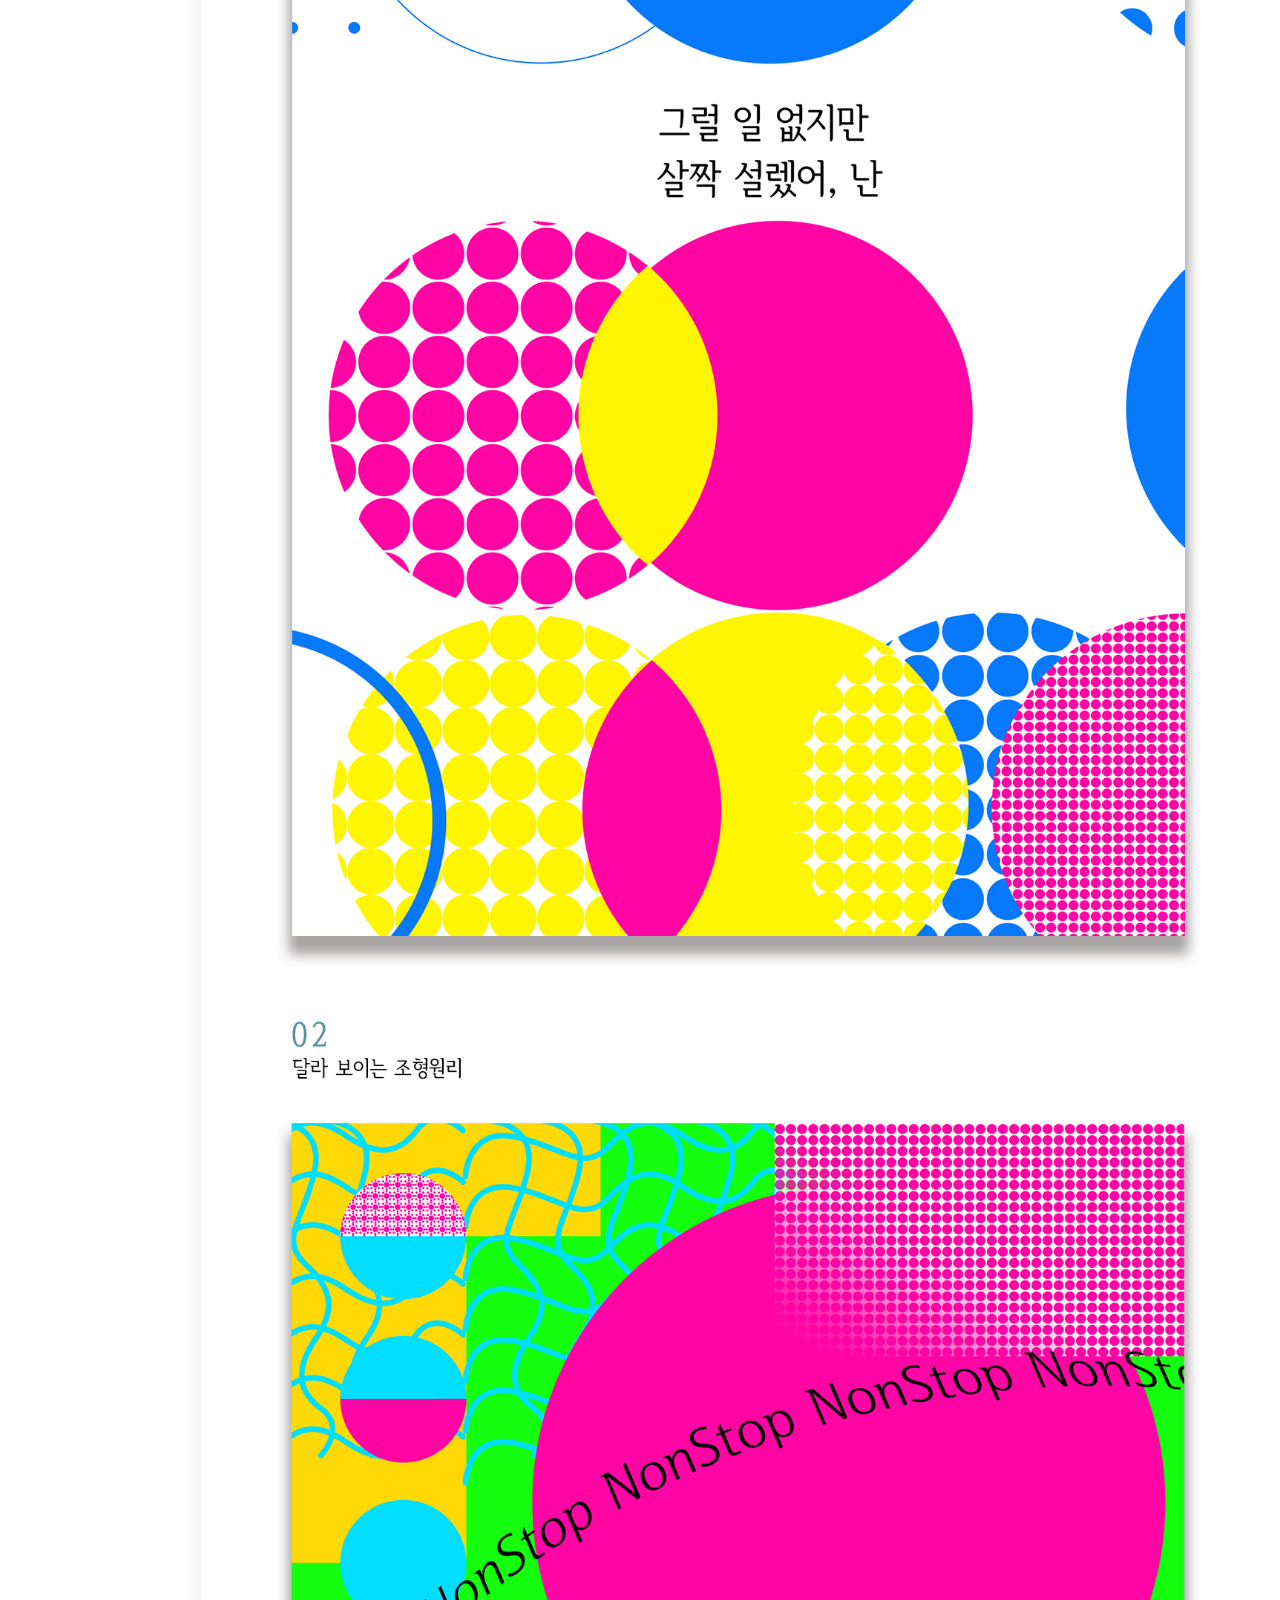
<file: vc.html>
<!DOCTYPE html><!--22061063_손유진-->
<html lang="en" dir="ltr">
  <head>
    <meta charset="utf-8">
    <title></title>
    <link rel="stylesheet" type="text/css" href="css/vc.css">

  </head>
  <body>
    <body>

  <div class="container">


  <header>
  <a href="index.html"><img src='img/logo.png' >
  </header>



  <ul id = 'menu'>

    <li class= 'item'><a href="vc.html"><span>비주얼커뮤니케이션</span></a></li>
    <li class= 'item'><a href="ud.html"><span>UIUX 디자인</span></a></li>
    <li class= 'item'><a href="ps.html"><span>프로젝트스튜디오</span></a></li>
    <li class= 'item'><a href="h.html"><span>웹표준퍼블리싱</span></a></li>


  </ul>


  <div class="leftcolumn">

      <div class="card">
        <a href="#image0"><h2>서체꼴이야기</h2></a>



      </div>
      <div class="card">
        <a href="#image1"><h2>자간행간사이사이</h2></a>



      </div>
      <div class="card">
        <a href="#image2"><h2>크기무게</h2></a>



      </div>
      <div class="card">
        <a href="#image3"><h2>컬러풀배색</h2></a>



      </div>
      <div class="card">
        <a href="#image4"><h2>실사의위력</h2></a>

      </div>
    </div>


      <div class="rightcolumn">
        <div class="card">
<h3>서체꼴이야기</h3>

          <img src="img/k1.png" width="100%" id="image0">

        </div>
    </div>  <div class="rightcolumn">
        <div class="card">
<h3>자간행간사이사이</h3>

          <img src="img/hs.jpg" width="100%" id="image1">

        </div>
    </div>
    <div class="rightcolumn">
      <div class="card">
<h3>크기무게</h3>

        <img src="img/hk.jpg" width="100%" id="image2">

      </div>
  </div>
  <div class="rightcolumn">
    <div class="card">
<h3>컬러풀배색</h3>

      <img src="img/hcc.png" width="100%" id="image3">

    </div>
</div>
<div class="rightcolumn">
  <div class="card">
<h3>실사의위력</h3>

    <img src="img/im.png" width="100%" id="image4">

  </div>
</div>


    <footer>

          Copyright  22061063_손유진  &copy;</footer>
  </div>


      </body>
    </form>
  </html>

  </body>
</html>
</file>
<file: css/main.css>
div.container {
  width: 100%;

}



header{
  padding: 1em;
  color: #ffffff;
  background-color: #Ffffff;
  clear: left;
  text-align: center;


}

footer{

    height:60px;
    padding:10px;
    text-align:center;
    clear:both;
    background-color:#e0e0e0;

}



#menu{
height: 40px;

background-color: #00fedb;
text-align: center;
padding-top: 20px;
font-size: 17px;

text-decoration: none;



}
a { text-decoration:none }


#menu li{
display: inline;
}


span{
color: #3d3d3d;
}


.item{
margin: 0 40px 0 40px;
}




article{



  padding: inherit;
  background-color: #ffffff;
  padding: 2em;
  overflow: hidden;
  align: center;
  text-align: center;

}
.leftcolumn {
  float: left;
  width: 74.3%;
}


.rightcolumn {
  float: right;
  width: 24.3%;
  padding-left: 10px;

}

.card {
  background-color: white;
  padding: 20px;
  margin-top: 60px;
  box-shadow:1px 1px 20px #E6E6E6;
}
.card a {
  color:black;
  text-decoration: none;
}


*{
 padding: 0;
margin: 0;
}

.clear{
  clear: both;
}
@media screen and (max-width: 800px) {
  .leftcolumn, .rightcolumn {
    width: 100%;
    padding: 0;
  }
}
</file>
<file: css/vc.css>
div.container {
  width: 100%;

}



header{
  padding: 1em;
  color: #ffffff;
  background-color: #Ffffff;
  clear: left;
  text-align: center;



}





#menu{
height: 40px;

background-color: #00fedb;
text-align: center;
padding-top: 20px;
font-size: 17px;

text-decoration: none;



}
a { text-decoration:none }


#menu li{
display: inline;


}

span{
color: #3d3d3d;
}


.item{
margin: 0 40px 0 40px;
}




article{



  padding: inherit;
  background-color: #ffffff;
  padding: 2em;
  overflow: hidden;
  align: center;
  text-align: center;

}
.leftcolumn {
  float: left;
  width: 14.3%;

}


.rightcolumn {
  float: right;
  width: 84.3%;
  padding-left: 10px;


}

.card {
  background-color: white;
  padding: 20px;
  margin-top: 20px;
  box-shadow:1px 1px 20px #E6E6E6;
}
.card a {
  color:black;
  text-decoration: none;
}


*{
 padding: 0;
margin: 0;
}

.clear{
  clear: both;
}
@media screen and (max-width: 800px) {
  .leftcolumn, .rightcolumn {
    width: 100%;
    padding: 0;
  }
}
footer{

    height:60px;
    padding:10px;
    text-align:center;
    clear:both;
    background-color:#e0e0e0;

}
html {
  scroll-behavior: smooth;
}
iframe {
  width:100%;
  height:1200px;
}
</file>
